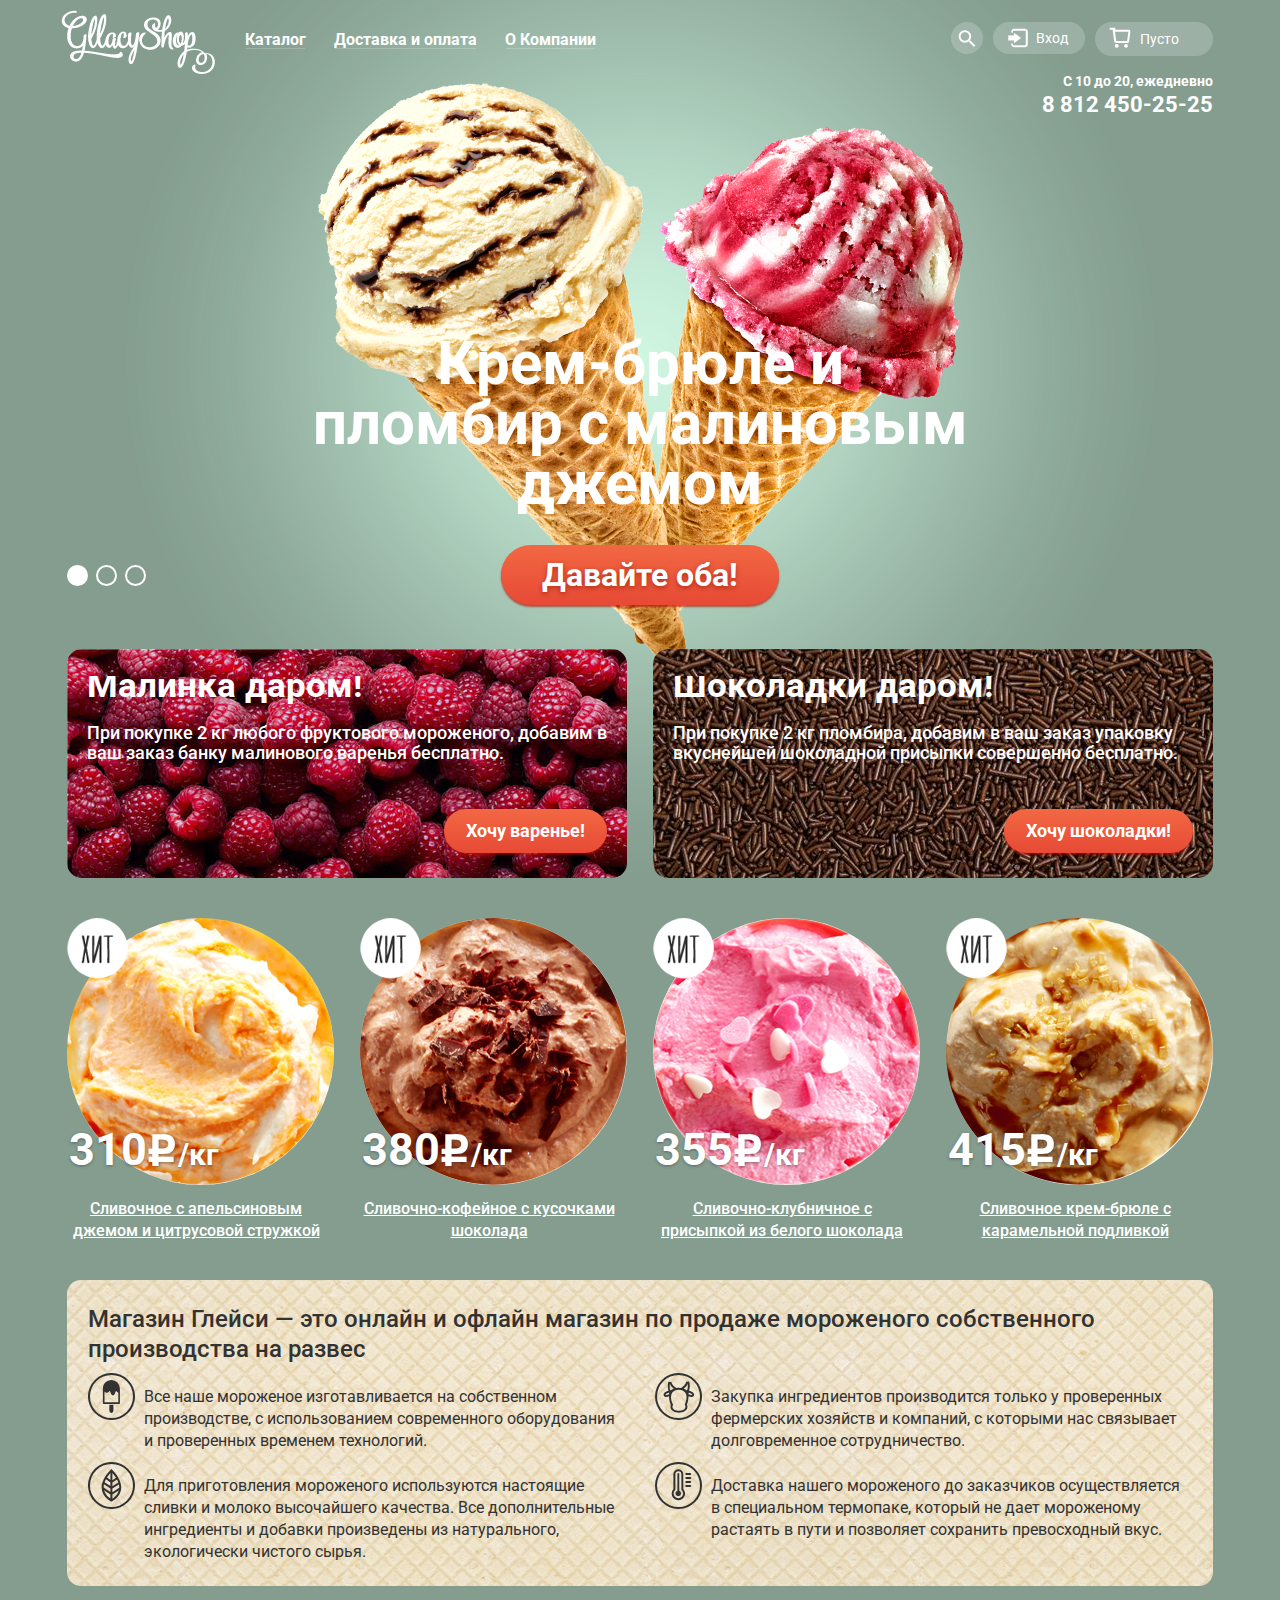
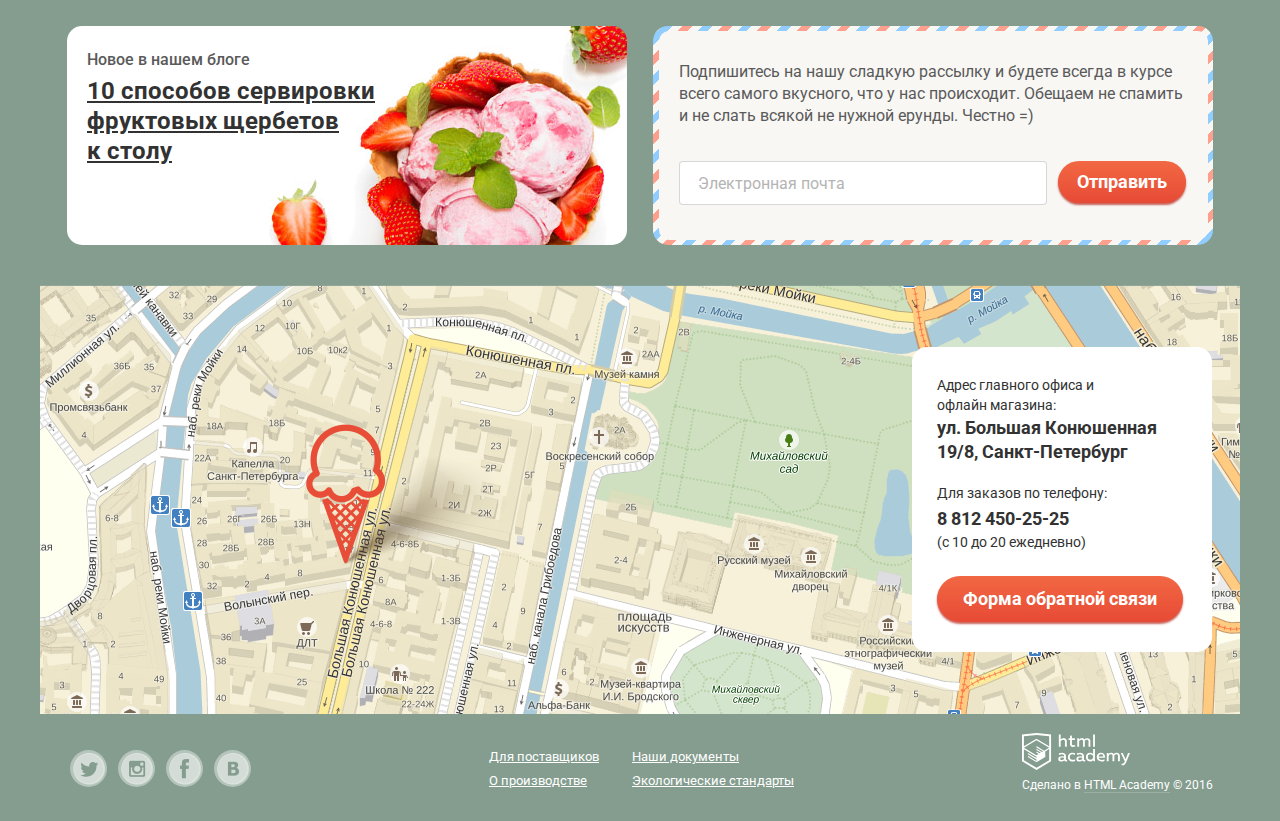
<file: index.html>
<!DOCTYPE html>

<html lang="ru">

<head>
  <meta charset="utf-8">
  <title>Gllacy - Главная</title>
  <link href="https://fonts.googleapis.com/css?family=Roboto:400,300,500,700,900&nbsp;subset=latin,cyrillic" rel="stylesheet" type="text/css">
  <link href="css/normalize.css" rel="stylesheet">
  <link href="css/style.css" rel="stylesheet">
</head>

<body>
  <input class="slider-radio" type="radio" id="btn-slider1" name="toggle" checked="">
  <input class="slider-radio" type="radio" id="btn-slider2" name="toggle">
  <input class="slider-radio" type="radio" id="btn-slider3" name="toggle">

  <div class="page-wrapper">

    <header class="page-header">

      <div class="wrapper">

        <div class="logo">
          <img src="img/logo.png" alt="Gllacy Shop" width="154" height="64">
        </div>

        <nav class="main-nav">

          <ul class="main-nav-list">

            <li class="main-nav-item">
              <a href="">Каталог</a>
              <ul class="main-nav-sub">
                <li><span>Новинки</span></li>
                <li class="main-nav-subitem"><a href="catalog.html">Сливочное</a></li>
                <li class="main-nav-subitem"><a href="">Щербеты</a></li>
                <li class="main-nav-subitem"><a href="">Фруктовый лед</a></li>
                <li class="main-nav-subitem"><a href="">Мелорин</a></li>
              </ul>
            </li>

            <li class="main-nav-item"><a href="">Доставка и оплата</a></li>

            <li class="main-nav-item"><a href="">О Компании</a></li>

          </ul>

        </nav>

        <div class="user">

          <form class="user-item" action="#" method="get">

            <a class="user-btn user-btn-search" href="#">Поиск</a>

            <fieldset class="user-item-search user-item-inner">
              <div class="input-wrap">
                <input class="input" type="text" id="user-search-field" name="search" required="">
                <label for="user-search-field">Что ищем?</label>
              </div>
            </fieldset>

          </form>

          <form class="user-item" action="#" method="post">

            <a class="user-btn user-btn-login" href="#">Вход</a>

            <fieldset class="user-item-login user-item-inner">
              <div class="input-wrap">
                <input class="input" type="email" id="user-email-field" name="email" required="">
                <label for="user-email-field">Электронная почта</label>
              </div>
              <div class="input-wrap">
                <input class="input" type="password" id="user-password-field" name="pass" required="">
                <label for="user-password-field">Пароль</label>
              </div>
              <input class="btn" type="submit" value="Войти" name="btn-login">
              <a href="#">Забыли пароль?</a>
              <a href="#">Новая регистрация</a>
            </fieldset>

          </form>

          <form class="user-item empty">

            <a class="user-btn user-btn-basket" href="#">Пусто</a>

            <fieldset class="user-item-basket user-item-inner">

              <table class="user-table">
                <tr>
                  <td>
                    <a class="user-table-delete" href="#" title="delete"></a>
                  </td>
                  <td>
                    <a class="user-table-link" href="#">
                      <img src="img/orange.png" width="34" height="34" alt=""> Пломбир с апельсиновым джемом
                    </a>
                  </td>
                  <td>1,5 кг <span class="user-table-price">х 200 руб.</span></td>
                  <td>300 руб.</td>
                </tr>

                <tr>
                  <td>
                    <a class="user-table-delete" href="#" title="delete"></a>
                  </td>
                  <td>
                    <a class="user-table-link" href="#">
                      <img src="img/strawberry.png" width="34" height="34" alt=""> Клубничный пломбир с присыпкой из белого шоколада
                    </a>
                  </td>
                  <td>1,5 кг <span class="user-table-price">х 300 руб.</span></td>
                  <td>450 руб.</td>
                </tr>

              </table>

              <div class="user-table-bill">Итого: 750 руб.</div>

              <input class="btn" type="submit" name="btn-basket" value="Оформить заказ">

            </fieldset>

          </form>

          <div class="user-info">
            С 10 до 20, ежедневно
            <strong>8 812 450-25-25</strong>
          </div>

        </div>

      </div>

    </header>

    <main class="content">

      <div class="wrapper">

        <div class="slider">

          <div class="slider-controls">
            <label for="btn-slider1"></label>
            <label for="btn-slider2"></label>
            <label for="btn-slider3"></label>
          </div>

          <div class="slider-item" id="slide-1">
            <h2>Крем-брюле и пломбир с малиновым джемом</h2>
            <a class="btn btn-large" href="#">Давайте оба!</a>
          </div>

          <div class="slider-item" id="slide-2">
            <h2>Шоколадный пломбир и лимонный сорбет</h2>
            <a class="btn btn-large" href="#">Давайте оба!</a>
          </div>

          <div class="slider-item" id="slide-3">
            <h2>Пломбир с помадкой и клубничный щербет</h2>
            <a class="btn btn-large" href="#">Давайте оба!</a>
          </div>

        </div>

        <div class="banner">

          <div class="banner-bonus banner-bonus-raspberry">
            <h2>Малинка даром!</h2>
            <p>При покупке 2 кг любого фруктового мороженого, добавим в ваш заказ банку малинового варенья бесплатно.</p>
            <a class="btn" href="#">Хочу варенье!</a>
          </div>

          <div class="banner-bonus banner-bonus-choco">
            <h2>Шоколадки даром!</h2>
            <p>При покупке 2 кг пломбира, добавим в ваш заказ упаковку вкуснейшей шоколадной присыпки совершенно бесплатно.</p>
            <a class="btn" href="#">Хочу шоколадки!</a>
          </div>

        </div>

        <div class="products">

          <div class="products-item hit">
            <div class="products-item-img">
              <img src="img/orange.jpg" width="267" height="267" alt="orange">
            </div>
            <div class="products-item-price">
              <span>310<span class="rub">р</span></span>/кг
            </div>
            <a class="products-item-title" href="#">Сливочное с апельсиновым джемом и цитрусовой стружкой</a>
            <a class="btn" href="#">Быстрый просмотр</a>
          </div>

          <div class="products-item hit">
            <div class="products-item-img">
              <img src="img/coffee.jpg" width="267" height="267" alt="coffee">
            </div>
            <div class="products-item-price"><span>380<span class="rub">р</span></span>/кг</div>
            <a class="products-item-title" href="#">Сливочно-кофейное с кусочками шоколада</a>
            <a class="btn" href="#">Быстрый просмотр</a>
          </div>

          <div class="products-item hit">
            <div class="products-item-img">
              <img src="img/strawberry.jpg" width="267" height="267" alt="strawberry">
            </div>
            <div class="products-item-price"><span>355<span class="rub">р</span></span>/кг</div>
            <a class="products-item-title" href="#">Сливочно-клубничное с присыпкой из белого шоколада</a>
            <a class="btn" href="#">Быстрый просмотр</a>
          </div>

          <div class="products-item hit">
            <div class="products-item-img">
              <img src="img/caramel.jpg" width="267" height="267" alt="caramel">
            </div>
            <div class="products-item-price"><span>415<span class="rub">р</span></span>/кг</div>
            <a class="products-item-title" href="#">Сливочное крем-брюле с карамельной подливкой</a>
            <a class="btn" href="#">Быстрый просмотр</a>
          </div>

        </div>

        <div class="about">
          <h2>Магазин Глейси — это онлайн и офлайн магазин по продаже мороженого собственного производства на развес</h2>
          <p class="about-item about-item-ice">Все наше мороженое изготавливается на собственном производстве, с использованием современного оборудования и проверенных временем технологий.</p>
          <p class="about-item about-item-cow">Закупка ингредиентов производится только у проверенных фермерских хозяйств и компаний, с которыми нас связывает долговременное сотрудничество.</p>
          <p class="about-item about-item-leaf">Для приготовления мороженого используются настоящие сливки и молоко высочайшего качества. Все дополнительные ингредиенты и добавки произведены из натурального, экологически чистого сырья.</p>
          <p class="about-item about-item-temperature">Доставка нашего мороженого до заказчиков осуществляется в специальном термопаке, который не дает мороженому растаять в пути и позволяет сохранить превосходный вкус.</p>
        </div>

        <div class="news">

          <div class="news-blog">
            <h2>Новое в нашем блоге</h2>
            <a href="#">10&nbsp;способов сервировки фруктовых щербетов к&nbsp;столу</a>
          </div>

          <div class="news-subscribe">
            <div class="news-subscribe-inner">
              <p>Подпишитесь на нашу сладкую рассылку и будете всегда в курсе всего самого вкусного, что у нас происходит. Обещаем не спамить и не слать всякой не нужной ерунды. Честно =)</p>
              <form action="#" method="post">
                <div class="input-wrap">
                  <input class="input" id="email-subscribe" type="email" name="email-subscribe" required="">
                  <label for="email-subscribe">Электронная почта</label>
                </div>
                <input class="btn" type="submit" value="Отправить" name="subscribe">
              </form>
            </div>
          </div>

        </div>

      </div>

      <div class="contacts">

        <div class="wrapper">

          <div class="contacts-info">
            <p>Адрес главного офиса и офлайн магазина:</p>
            <strong>ул. Большая Конюшенная 19/8, Санкт-Петербург</strong>
            <p> Для заказов по телефону: <a class="contacts-tel" href="tel:+78124502525">8 812 450-25-25</a> (с 10 до 20 ежедневно)</p>
            <a class="btn js-btn-form" href="">Форма обратной связи</a>
          </div>

        </div>

        <div class="contacts-map"></div>
        <iframe src="https://www.google.com/maps/embed?pb=!1m18!1m12!1m3!1d1998.5989424124054!2d30.32089461621127!3d59.9387968690478!2m3!1f0!2f0!3f0!3m2!1i1024!2i768!4f13.1!3m3!1m2!1s0x4696310fca5ba729%3A0xea9c53d4493c879f!2z0JHQvtC70YzRiNCw0Y8g0JrQvtC90Y7RiNC10L3QvdCw0Y8g0YPQuy4sIDE5LCDQodCw0L3QutGCLdCf0LXRgtC10YDQsdGD0YDQsywgMTkxMTg2!5e0!3m2!1sru!2sru!4v1472755145116"
                width="100%" height="430" frameborder="0" style="border:0" allowfullscreen></iframe>

      </div>

    </main>

    <footer class="page-footer">

      <div class="wrapper">

        <ul class="social">
          <li><a class="social-btn social-btn-twitter" href="#">twitter</a></li>
          <li><a class="social-btn social-btn-instagram" href="#">instagram</a></li>
          <li><a class="social-btn social-btn-facebook" href="#">facebook</a></li>
          <li><a class="social-btn social-btn-vk" href="#">vkontakte</a></li>
        </ul>

        <div class="page-footer-links">
          <a href="#">Для поставщиков</a>
          <a href="#">Наши документы</a>
          <a href="#">О производстве</a>
          <a href="#">Экологические стандарты</a>
        </div>

        <div class="page-footer-copyright">
          <a href="htmlacademy.ru">
            <img src="img/htmlacademy_logo.svg" width="108" height="37" alt="htmlacademy-logo">
          </a>
          <p>Сделано в <a href="https://htmlacademy.ru/">HTML Academy</a> ©&nbsp;2016</p>
        </div>

      </div>

    </footer>

    <div class="modal js-modal-feedback">
      <div class="modal-content">
        <form class="form-feedback clearfix" action="#" method="post">
          <p>Мы обязательно вам ответим!</p>
          <a class="form-feedback-close" href="#"></a>
          <div class="input-wrap">
            <input class="input" type="text" id="name-field" name="name-field" required>
            <label for="name-field">Как вас зовут?</label>
          </div>
          <div class="input-wrap">
            <input class="input" type="text" id="email-field" name="email-field" required>
            <label for="email-field">Ваша почта для ответа?</label>
          </div>
          <div class="textarea-wrap">
            <textarea id="text-area" name="area" required></textarea>
            <label for="text-area">Напишите что-нибудь...</label>
          </div>
          <input class="btn" type="submit" value="Отправить" name="feedback-btn">
        </form>
      </div>
    </div>

  </div>

  <script type="text/javascript" src="js/script.js"></script>

</body>

</html>
</file>
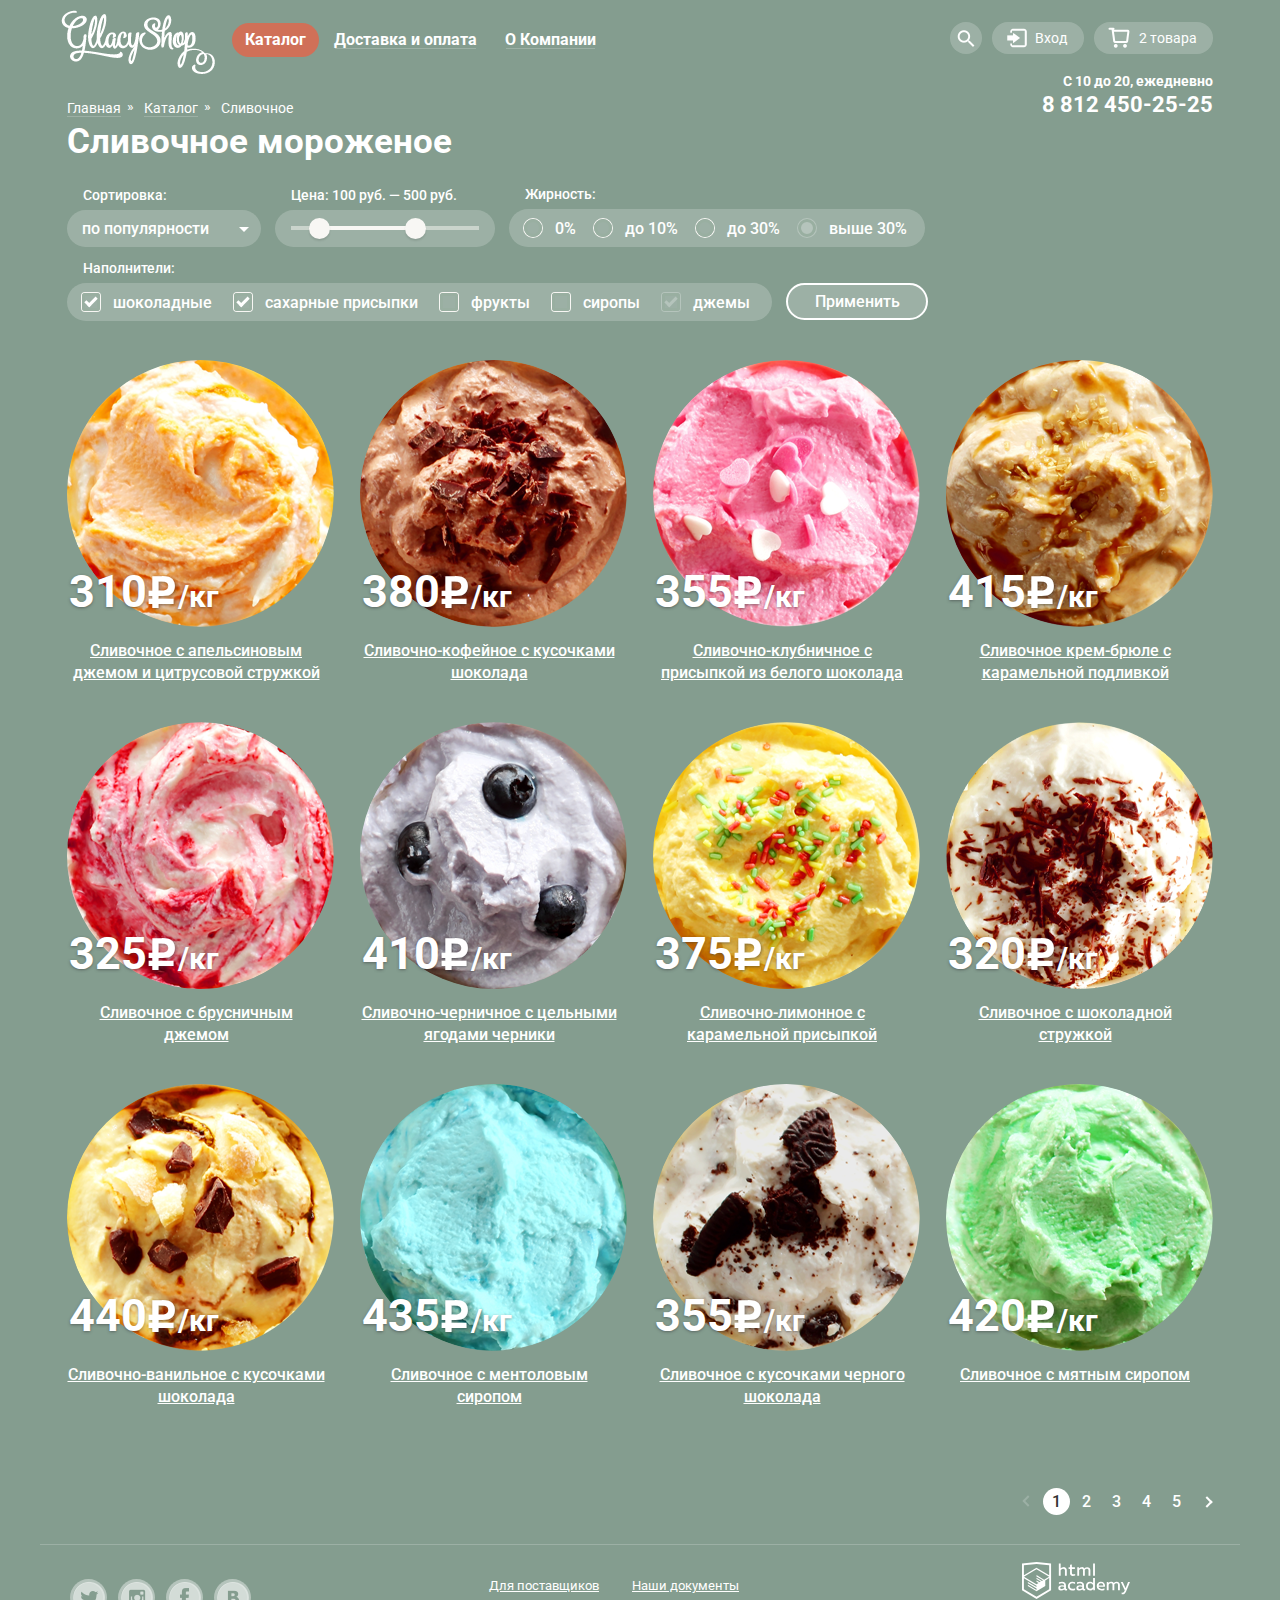
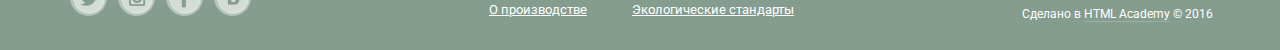
<file: catalog.html>
<!DOCTYPE html>

<html lang="ru">

<head>
  <meta charset="utf-8">
  <title>Gllacy - Каталог</title>
  <link href="https://fonts.googleapis.com/css?family=Roboto:400,300,500,700,900&nbsp;subset=latin,cyrillic" rel="stylesheet" type="text/css">
  <link href="css/normalize.css" rel="stylesheet">
  <link href="css/style.css" rel="stylesheet">
</head>

<body>

  <header class="page-header">

    <div class="wrapper">

      <a class="logo" href="index.html"><img src="img/logo.png" alt="Gllacy Shop" width="154" height="64"></a>

      <nav class="main-nav">

        <ul class="main-nav-list">

          <li class="main-nav-item active">
            <a href="">Каталог</a>
            <ul class="main-nav-sub">
              <li><span>Новинки</span></li>
              <li class="main-nav-subitem active"><a>Сливочное</a></li>
              <li class="main-nav-subitem"><a href="">Щербеты</a></li>
              <li class="main-nav-subitem"><a href="">Фруктовый лед</a></li>
              <li class="main-nav-subitem"><a href="">Мелорин</a></li>
            </ul>
          </li>

          <li class="main-nav-item"><a href="">Доставка и оплата</a></li>

          <li class="main-nav-item"><a href="">О Компании</a></li>

        </ul>

      </nav>

      <div class="user">

        <form class="user-item" action="#" method="get">

          <a class="user-btn user-btn-search" href="#">Поиск</a>

          <fieldset class="user-item-search user-item-inner">
            <input class="input" type="text" id="user-search-field" name="search" required="">
            <label for="user-search-field">Что ищем?</label>
          </fieldset>

        </form>

        <form class="user-item" action="#" method="post">

          <a class="user-btn user-btn-login" href="#">Вход</a>

          <fieldset class="user-item-login user-item-inner">
            <input class="input" type="email" id="user-email-field" name="email" required="">
            <label for="user-email-field">Электронная почта</label>
            <input class="input" type="password" id="user-password-field" name="pass" required="">
            <label for="user-password-field">Пароль</label>
            <input class="btn" type="submit" value="Войти" name="btn-login">
            <a href="#">Забыли пароль?</a>
            <a href="#">Новая регистрация</a>
          </fieldset>

        </form>

        <form class="user-item">

          <a class="user-btn user-btn-basket" href="#">2 товара</a>

          <fieldset class="user-item-basket user-item-inner">

            <table class="user-table">
              <tr>
                <td>
                  <a class="user-table-delete" href="#" title="delete"></a>
                </td>
                <td>
                  <a class="user-table-link" href="#">
                    <img src="img/orange.png" width="34" height="34" alt=""> Пломбир с апельсиновым джемом
                  </a>
                </td>
                <td>1,5 кг <span class="user-table-price">х 200 руб.</span></td>
                <td>300 руб.</td>
              </tr>

              <tr>
                <td>
                  <a class="user-table-delete" href="#" title="delete"></a>
                </td>
                <td>
                  <a class="user-table-link" href="#">
                    <img src="img/strawberry.png" width="34" height="34" alt="">
                    <span>Клубничный пломбир с присыпкой из белого шоколада</span>
                  </a>
                </td>
                <td>1,5 кг <span class="user-table-price">х 300 руб.</span></td>
                <td>450 руб.</td>
              </tr>

            </table>

            <div class="user-table-bill">Итого: 750 руб.</div>

            <input class="btn" type="submit" name="btn-basket" value="Оформить заказ">

          </fieldset>

        </form>

        <div class="user-info">
          С 10 до 20, ежедневно
          <strong>8 812 450-25-25</strong>
        </div>

      </div>

    </div>

  </header>


  <main class="content content-catalog">

    <div class="wrapper clearfix">

      <ul class="breadcrumbs">
        <li><a href="index.html">Главная</a></li>
        <li><a href="#">Каталог</a></li>
        <li><a>Сливочное</a></li>
      </ul>

      <h1>Сливочное мороженое</h1>

      <form class="filter" action="filter.html" method="post">

        <fieldset class="filter-item">
          <legend>Сортировка:</legend>
          <div class="filter-box select-wrap">
            <select name="sort" id="sort-id">
              <option value="popular">по популярности</option>
              <option value="cheap">сначала недорогие</option>
              <option value="expensive">сначала дорогие</option>
              <option value="fat">по жирности</option>
            </select>
          </div>
        </fieldset>

        <fieldset class="filter-item">
          <legend>Цена:
            <output name="less">100</output> руб. &mdash;
            <output name="more">500</output> руб.</legend>
          <div class="filter-box range-slider">
            <div class="range-slider-bar"></div>
            <div class="range-slider-toggle"></div>
            <div class="range-slider-toggle"></div>
          </div>
        </fieldset>

        <fieldset class="filter-item">
          <legend>Жирность:</legend>
          <div class="filter-box radio-wrap">
            <input type="radio" name="fatness" id="fat-1" value="fat1">
            <label for="fat-1">0%</label>
            <input type="radio" name="fatness" id="fat-2" value="fat2" checked>
            <label for="fat-2">до 10%</label>
            <input type="radio" name="fatness" id="fat-3" value="fat3">
            <label for="fat-3">до 30%</label>
            <input type="radio" name="fatness" id="fat-4" value="fat4" checked disabled>
            <label for="fat-4">выше 30%</label>
          </div>
        </fieldset>

        <fieldset class="filter-item filter-add">
          <legend>Наполнители:</legend>
          <div class="filter-box checkbox-wrap">
            <input type="checkbox" name="add" value="add1" id="add-1" checked>
            <label for="add-1">шоколадные</label>
            <input type="checkbox" name="add" value="add2" id="add-2" checked>
            <label for="add-2">сахарные присыпки</label>
            <input type="checkbox" name="add" value="add3" id="add-3">
            <label for="add-3">фрукты</label>
            <input type="checkbox" name="add" value="add4" id="add-4">
            <label for="add-4">сиропы</label>
            <input type="checkbox" name="add" value="add5" id="add-5" checked disabled>
            <label for="add-5">джемы</label>
          </div>
        </fieldset>

        <input class="filter-btn js-btn-filter" type="submit" value="Применить" name="filter-btn">

      </form>

      <div class="products">

        <div class="products-item">
          <div class="products-item-img">
            <img src="img/orange.png" width="267" height="267" alt="orange">
          </div>
          <div class="products-item-price"><span>310<span class="rub">р</span></span>/кг</div>
          <a class="products-item-title" href="#">Сливочное с апельсиновым джемом и цитрусовой стружкой</a>
          <a class="btn" href="#">Быстрый просмотр</a>
        </div>

        <div class="products-item">
          <div class="products-item-img">
            <img src="img/coffee.png" width="267" height="267" alt="coffee">
          </div>
          <div class="products-item-price"><span>380<span class="rub">р</span></span>/кг</div>
          <a class="products-item-title" href="#">Сливочно-кофейное с кусочками шоколада</a>
          <a class="btn" href="#">Быстрый просмотр</a>
        </div>

        <div class="products-item">
          <div class="products-item-img">
            <img src="img/strawberry.png" width="267" height="267" alt="strawberry">
          </div>
          <div class="products-item-price"><span>355<span class="rub">р</span></span>/кг</div>
          <a class="products-item-title" href="#">Сливочно-клубничное с присыпкой из белого шоколада</a>
          <a class="btn" href="#">Быстрый просмотр</a>
        </div>

        <div class="products-item">
          <div class="products-item-img">
            <img src="img/caramel.png" width="267" height="267" alt="caramel">
          </div>
          <div class="products-item-price"><span>415<span class="rub">р</span></span>/кг</div>
          <a class="products-item-title" href="#">Сливочное крем-брюле с карамельной подливкой</a>
          <a class="btn" href="#">Быстрый просмотр</a>
        </div>

        <div class="products-item">
          <div class="products-item-img">
            <img src="img/catalog/cowberry.png" width="267" height="267" alt="berry">
          </div>
          <div class="products-item-price"><span>325<span class="rub">р</span></span>/кг</div>
          <a class="products-item-title" href="#">Сливочное с брусничным джемом</a>
          <a class="btn" href="#">Быстрый просмотр</a>
        </div>

        <div class="products-item">
          <div class="products-item-img">
            <img src="img/catalog/blueberry.png" width="267" height="267" alt="caramel">
          </div>
          <div class="products-item-price"><span>410<span class="rub">р</span></span>/кг</div>
          <a class="products-item-title" href="#">Сливочно-черничное с цельными ягодами черники</a>
          <a class="btn" href="#">Быстрый просмотр</a>
        </div>

        <div class="products-item">
          <div class="products-item-img">
            <img src="img/catalog/lemon.png" width="267" height="267" alt="caramel">
          </div>
          <div class="products-item-price"><span>375<span class="rub">р</span></span>/кг</div>
          <a class="products-item-title" href="#">Сливочно-лимонное с карамельной присыпкой</a>
          <a class="btn" href="#">Быстрый просмотр</a>
        </div>

        <div class="products-item">
          <div class="products-item-img">
            <img src="img/catalog/choco.png" width="267" height="267" alt="caramel">
          </div>
          <div class="products-item-price"><span>320<span class="rub">р</span></span>/кг</div>
          <a class="products-item-title" href="#">Сливочное с шоколадной стружкой</a>
          <a class="btn" href="#">Быстрый просмотр</a>
        </div>

        <div class="products-item">
          <div class="products-item-img">
            <img src="img/catalog/vanilla.png" width="267" height="267" alt="caramel">
          </div>
          <div class="products-item-price"><span>440<span class="rub">р</span></span>/кг</div>
          <a class="products-item-title" href="#">Сливочно-ванильное с кусочками шоколада</a>
          <a class="btn" href="#">Быстрый просмотр</a>
        </div>

        <div class="products-item">
          <div class="products-item-img">
            <img src="img/catalog/menthol.png" width="267" height="267" alt="caramel">
          </div>
          <div class="products-item-price"><span>435<span class="rub">р</span></span>/кг</div>
          <a class="products-item-title" href="#">Сливочноe с ментоловым сиропом</a>
          <a class="btn" href="#">Быстрый просмотр</a>
        </div>

        <div class="products-item">
          <div class="products-item-img">
            <img src="img/catalog/black_choco.png" width="267" height="267" alt="caramel">
          </div>
          <div class="products-item-price"><span>355<span class="rub">р</span></span>/кг</div>
          <a class="products-item-title" href="#">Сливочное с кусочками черного шоколада</a>
          <a class="btn" href="#">Быстрый просмотр</a>
        </div>

        <div class="products-item">
          <div class="products-item-img">
            <img src="img/catalog/mint.png" width="267" height="267" alt="caramel">
          </div>
          <div class="products-item-price"><span>420<span class="rub">р</span></span>/кг</div>
          <a class="products-item-title" href="#">Сливочное с мятным сиропом</a>
          <a class="btn" href="#">Быстрый просмотр</a>
        </div>

      </div>

      <div class="paginator">
        <a class="paginator-control paginator-control-prev" href="#"></a>
        <a class="paginator-page active">1</a>
        <a class="paginator-page" href="#">2</a>
        <a class="paginator-page" href="#">3</a>
        <a class="paginator-page" href="#">4</a>
        <a class="paginator-page" href="#">5</a>
        <a class="paginator-control paginator-control-next" href="#"></a>
      </div>

    </div>

  </main>

  <footer class="page-footer page-footer-line">

    <div class="wrapper">

      <ul class="social">
        <li><a class="social-btn social-btn-twitter" href="#">twitter</a></li>
        <li><a class="social-btn social-btn-instagram" href="#">instagram</a></li>
        <li><a class="social-btn social-btn-facebook" href="#">facebook</a></li>
        <li><a class="social-btn social-btn-vk" href="#">vkontakte</a></li>
      </ul>

      <div class="page-footer-links">
        <a href="#">Для поставщиков</a>
        <a href="#">Наши документы</a>
        <a href="#">О производстве</a>
        <a href="#">Экологические стандарты</a>
      </div>

      <div class="page-footer-copyright">
        <a href="htmlacademy.ru">
          <img src="img/htmlacademy_logo.svg" width="108" height="37" alt="htmlacademy-logo">
        </a>
        <p>Сделано в <a href="https://htmlacademy.ru/">HTML Academy</a> ©&nbsp;2016</p>
      </div>

    </div>

  </footer>

  <script type="text/javascript" src="js/script.js"></script>

</body>


</html>
</file>
<file: css/style.css>
html
{
    box-sizing: border-box;
}
*,
*::before,
*::after
{
    box-sizing: inherit;
    margin: 0;
    padding: 0;
}
body
{
    font: 400 16px / 20px 'Roboto', 'Arial', sans-serif;

    min-width: 1200px;

    color: #fff;
    background: #849d8f;
}
a
{
    text-decoration: none;

    color: #fff;
}
strong
{
    font-size: 18px;
}
p
{
    margin: 0;
    padding: 0;
}
h1
{
    font-size: 35px;

    max-height: 33px;
    margin: 0;
    margin-bottom: 32px;
}
fieldset
{
    margin: 0;
    padding: 0;
}
input
{
    outline: 0;
}
.input,
textarea
{
    height: 44px;
    margin-bottom: 20px;
    padding-top: 9px;
    padding-right: 15px;
    padding-bottom: 9px;
    padding-left: 15px;

    color: #999;
    border: 1px solid rgba(178, 178, 178, .52);
    border-radius: 4px;
    outline: none;
    background-color: #fff;
}
textarea
{
    width: 100%;
    height: 156px;

    resize: none;
}
.input:hover,
textarea:hover,
.input:focus,
textarea:focus
{
    padding-top: 9px;
    padding-right: 14px;
    padding-bottom: 8px;
    padding-left: 14px;
}
.input:hover,
textarea:hover
{
    border: 2px solid rgba(178, 178, 178, .5);
}
.input:focus,
textarea:focus
{
    border: 2px solid rgba(46, 136, 228, .52);
}
.input:valid,
textarea:valid
{
    border: 1px solid rgba(178, 178, 178, .52);
}
.input + label,
textarea + label
{
    font-weight: 400;
    font-size: 16px;

    position: absolute;
    left: 19px;
    top: 13px;

    cursor: text;
    -webkit-transition-duration: .5s;
            transition-duration: .5s;
    -webkit-transition-property: font-size, -webkit-transform;
            transition-property: font-size, -webkit-transform;
            transition-property: transform, font-size;
            transition-property: transform, font-size, -webkit-transform;

    color: #b4b4b4;
}
.input:focus + label,
textarea:focus + label
{
    font-size: 11px;

    -webkit-transform: translateY(-31px);
            transform: translateY(-31px);

    color: #8fbdec;
}
.input:valid + label,
textarea:valid + label
{
    font-size: 11px;

    -webkit-transform: translateY(-31px);
            transform: translateY(-31px);

    color: #b4b4b4;
}
.input-wrap
{
    position: relative;

    display: inline-block;

    font-size: 0;

    vertical-align: top;
}
.textarea-wrap
{
    position: relative;
}
.content-catalog
{
    position: relative;
    top: -5px;
}
.content-catalog .products-item
{
    margin-bottom: 32px;
}
.btn
{
    font-weight: 700;
    font-size: 18px;

    display: inline-block;

    padding: 15px 25px;

    cursor: pointer;
    text-align: center;
    vertical-align: middle;
    text-decoration: none;

    color: #fff;
    border: 0;
    border-radius: 30px;
    outline: 0;
    background-color: #e74a35;
    background-image: -webkit-linear-gradient(to top, #e74a35 0%, #f26843 100%);
    background-image: -o-linear-gradient(to top, #e74a35 0%, #f26843 100%);
    background-image: linear-gradient(to top, #e74a35 0%, #f26843 100%);
    box-shadow: 0 2px 2px 0 rgba(172, 16, 0, .64);
    white-space: nowrap;
}
.btn-large
{
    font-size: 32px;

    padding: 20px 41px;

    border-radius: 50px;
    box-shadow: 0 2px 2px 0 rgba(172, 16, 0, .64);
    text-shadow: 0 2px 5px rgba(160, 32, 11, .76);
    white-space: nowrap;
}
.btn:hover
{
    background-image: -webkit-linear-gradient(to top, #ec6f5e, #f58669);
    background-image: -o-linear-gradient(to top, #ec6f5e, #f58669);
    background-image: linear-gradient(to top, #ec6f5e, #f58669);
    box-shadow: 0 2px 2px 0 #ac1000;
}
.btn:active
{
    background-image: -webkit-linear-gradient(to top, #e1613e, #d74632);
    background-image: -o-linear-gradient(to top, #e1613e, #d74632);
    background-image: linear-gradient(to top, #e1613e, #d74632);
    box-shadow: inset 0 2px 2px 0 #942718;
}
.wrapper
{
    position: relative;

    width: 1200px;
    margin: 0 auto;
    padding-right: 27px;
    padding-left: 27px;
}
.wrapper::after,
.clearfix::after
{
    display: table;
    clear: both;

    content: '';
}
.logo
{
    position: relative;

    float: left;

    width: 153px;
    margin-top: 10px;
    margin-right: 18px;
    margin-left: -6px;
}
.main-nav
{
    float: left;

    margin-top: 23px;
}
.main-nav ul
{
    list-style: none;
}
.main-nav > ul
{
    font-size: 0;
}
.main-nav-item
{
    font-weight: 700;
    font-size: 16px;

    position: relative;

    display: inline-block;

    margin-right: 2px;
    padding-bottom: 5px;

    vertical-align: top;
}
.main-nav-item > a
{
    font-weight: 700;

    display: block;

    padding: 7px 13px;

    color: #fff;
}
.main-nav-item.active > a
{
    cursor: default;
    text-decoration: none;

    border-radius: 2em;
    background-color: #d07058;
}
.main-nav-item:hover > a
{
    text-decoration: none;

    color: #333;
    border-radius: 2em;
    background-color: #f7f6f3;
}
.main-nav-item:active > a
{
    box-shadow: inset 0 2px 1px dimgrey;
    background-color: #d07058;
}
.main-nav-item::after
{
    position: absolute;
    top: 25px;
    left: 14px;
    right:14px;

    height: 1px;

    content: '';

    background: rgba(255, 255, 255, .2);
}
.main-nav-list .active::after
{
    display: none;
}
.main-nav-item:hover > .main-nav-item::after
{
    background: none;
}
.main-nav-sub
{
    font-weight: 400;
    font-size: 14px;

    position: absolute;
    z-index: 2;
    top: 100%;
    left: -7px;

    display: none;

    padding-bottom: 10px;

    border-radius: 5px;
    background-color: #f8f7f4;
    box-shadow: 0 20px 20px rgba(0, 0, 0, .4);
}
.main-nav-item:hover .main-nav-sub
{
    display: block;
}
.main-nav-sub span
{
    font-weight: 700;

    position: relative;

    display: block;

    margin: 0 6px 5px 5px;
    padding: 9px 15px;

    color: #323232;
    border-bottom: 1px solid rgba(0, 0, 0, .2);
}
.main-nav-sub a
{
    display: block;

    padding: 5px 20px;

    white-space: nowrap;
    text-decoration: none;

    color: #323232;
}
.main-nav-subitem:hover a
{
    background-color: #fbded7;
}
.main-nav-subitem:active a
{
    background-color: #f6b5a5;
}
.main-nav-subitem.active a
{
    color: #fff;
    background-color: #d07058;
}
.user
{
    float: right;
}
.user .input + label
{
  font-size: 14px;
}
.user-item
{
    position: relative;

    float: left;

    margin-top: 22px;
    margin-left: 10px;
    padding-bottom: 4px;
}
.user-item-inner
{
    position: absolute;
    z-index: 1;
    top: 100%;
    right: -2px;

    display: none;

    padding: 20px 15px 20px 18px;

    border-radius: 5px;
    background-color: #f8f7f4;
    box-shadow: 0 20px 20px 0 rgba(0, 0, 0, .4);
}
.user-item:not(.empty):hover .user-item-inner
{
    display: block;
}
.user-item:hover .user-btn-search
{
    background: white url('../img/sprite.png') no-repeat -4px -318px;
}
.user-item .input
{
    font-weight: 400;
    font-size: 14px;

    position: relative;

    width: 100%;
}
.user-item-search .input
{
    width: 311px;
    margin: 0;
}
.user-item-login a
{
    font-weight: 400;
    font-size: 13px;

    display: block;

    margin-bottom: 2px;

    text-decoration: underline;

    color: #000;
}
.user-item-login a:hover,
.user-item-login a:active
{
    color: #ffbc9e;
}
.user-item-login .input
{
    width: 242px;
}
.user-item-login .btn
{
    float: left;

    margin-right: 19px;
    padding: 11px 25px;
}
.user-item:hover .user-btn-login
{
    color: #323232;
    background: white url('../img/sprite.png') no-repeat 5px -225px;
}
.user-info
{
    font-weight: 700;
    font-size: 14px;
    line-height: 1.28;

    margin-top:73px;


    text-align: right;
}
.user-info strong
{
    font-weight: 700;
    font-size: 22px;

    display: block;
}
.user-btn
{
    font-weight: 400;
    font-size: 14px;

    display: block;

    border-radius: 30px;
}
.user-btn-search
{
    font-size: 0;

    display: block;

    width: 32px;
    height: 32px;

    background: rgba(255, 255, 255, .2) url('../img/sprite.png') no-repeat -4px -286px;
}
.user-btn-login
{
    padding: 6px 17px 6px 43px;

    background: rgba(255, 255, 255, .2) url('../img/sprite.png') no-repeat 5px -191px;
}
.user-btn-basket
{
    padding: 6px 16px 6px 45px;

    background: rgba(255, 255, 255, .2) url('../img/sprite.png') no-repeat 5px -382px;
}
.empty .user-btn-basket
{
    padding: 7px 34px 7px 45px;
}
.user-item:not(.empty):hover .user-btn-basket
{
    color: #323232;
    background: white url('../img/sprite.png') no-repeat 5px -416px;
}
.user-item-basket
{
    width: 540px;
    padding: 12px 12px 22px;

    text-align: right;

    color: black;
}
.user-table
{
    font-weight: 400;
    font-size: 13px;

    margin-bottom: 9px;
    padding-bottom: 11px;

    text-align: left;

    color: #333;
    border-bottom: 1px solid #cacac7;
}
.user-table-price
{
    color: #999;
}
.user-table td
{
    padding: 12px 8px 11px;
    line-height: 1.4;
}
.user-table td:nth-child(2)
{
    position: relative;

    padding-left: 46px;
}
.user-table td:nth-child(3)
{
    width: 111px;
    padding-left: 0;
    padding-right: 0;

    text-align: center;
}
.user-table td:nth-child(4)
{
    width: 88px;

    text-align: center;
}
.user-table-link
{
    color: #333;
    border-bottom: 1px solid rgba(0, 0, 0, .3);
    border-bottom: none;
}
.user-table-link:hover,
.user-table-link:active
{
    color: #ec593c;
    border-bottom: 1px solid rgba(236, 89, 60, .3);
}
.user-table-link span
{
  position: relative;
  top: 8px;
}
.user-table-delete
{
    font-size: 0;

    position: relative;

    display: block;

    width: 15px;
    height: 15px;

    cursor: pointer;

    border: 0;
    outline: 0;
    background: 0 0;
}
.user-table-delete::before
{
    -webkit-transform: rotate(45deg);
    transform: rotate(45deg);
}
.user-table-delete::after
{
    -webkit-transform: rotate(45deg);
    transform: rotate(-45deg);
}
.user-table-delete::after,
.user-table-delete::before
{
    position: absolute;
    top: 7px;
    left: 0;

    width: 14px;
    height: 1px;

    content: '';

    background-color: #000;
}
.user-table img
{
    position: absolute;
    top: 50%;
    left: 0;

    width: 34px;
    height: 34px;
    margin-top: -17px;

    border-radius: 50%;
}
.user-table-bill
{
    font-weight: 700;
    font-size: 15px;

    margin-bottom: 12px;
}
.user-item-basket .btn
{
    float: right;

    padding: 12px 16px;
}
.page-wrapper
{
    background: #849d8f;
}
.cart-field-price
{
    font-weight: 400;
    font-size: 15px;
}
.slider-radio[id='btn-slider1']:checked ~ .page-wrapper
{
    background: #849d8f url('../img/index/background-1.png') no-repeat center top;
}
.slider-radio[id='btn-slider2']:checked ~ .page-wrapper
{
    background: #8996a6 url('../img/index/background-2.png') no-repeat center top;
}
.slider-radio[id='btn-slider3']:checked ~ .page-wrapper
{
    background: #9d8b84 url('../img/index/background-3.png') no-repeat center top;
}
.slider
{
    position: relative;

    min-height: 530px;

    text-align: center;
}
.slider-radio
{
    display: none;
}
#btn-slider1:checked ~ .page-wrapper .slider-controls label[for=btn-slider1],
#btn-slider2:checked ~ .page-wrapper .slider-controls label[for=btn-slider2],
#btn-slider3:checked ~ .page-wrapper .slider-controls label[for=btn-slider3]
{
    background-color: #fff;
}
.slider-controls
{
    font-size: 0;

    position: absolute;
    z-index: 2;
    bottom: 63px;
    left: 0;
}
.slider-controls label
{
    font-size: 0;

    display: inline-block;

    width: 21px;
    height: 21px;
    margin-right: 8px;

    cursor: pointer;
    vertical-align: top;

    border: 2px solid #fff;
    border-radius: 50%;
}
.slider-controls label:hover
{
    background: rgba(255, 255, 255, 0.4);
}
#slide-1,
#slide-2,
#slide-3
{
    display: none;
}
#btn-slider1:checked ~ .page-wrapper #slide-1,
#btn-slider2:checked ~ .page-wrapper #slide-2,
#btn-slider3:checked ~ .page-wrapper #slide-3,
.slider-radio[id='btn-slider1']:checked ~ .page-wrapper #slide-1,
.slider-radio[id='btn-slider2']:checked ~ .page-wrapper #slide-2,
.slider-radio[id='btn-slider3']:checked ~ .page-wrapper #slide-3
{
    display: block;
}
.banner
{
    font-size: 0;

    position: relative;
    z-index: 1;

    margin-bottom: 34px;
}
.banner-bonus
{
    font-size: 0;

    display: inline-block;

    width: 560px;
    min-height: 229px;
    padding: 27px 20px 18px;

    vertical-align: top;

    border-radius: 15px;
}
.banner-bonus-raspberry
{
    margin-right: 26px;

    background: #c9385c url('../img/index/raspberry_background.jpg');
}
.banner-bonus-choco
{
    background: #502e23 url('../img/index/choco_background.jpg');
}
.banner-bonus h2
{
    font-weight: 700;
    font-size: 35px;

    overflow: hidden;

    height: 40px;
    margin: 0;
    margin-bottom: 7px;
    padding: 0;
}
.banner-bonus p
{
    font-weight: 500;
    font-size: 18px;

    overflow: hidden;

    max-height: 66px;
    margin-bottom: 46px;
}
.banner-bonus .btn
{
    float: right;

    padding: 12px 22px;
    white-space: nowrap;
}
.slider .btn
{
    position: absolute;
    bottom: 44px;
    left: 50%;
    white-space: nowrap;

    -webkit-transform: translateX(-50%);
    transform: translateX(-50%);
}
.slider h2
{
    font-weight: 700;
    font-size: 60px;
    line-height: 60px;

    position: absolute;
    bottom: 135px;
    left: 50%;

    width: 670px;

    -webkit-transform: translateX(-50%);
    transform: translateX(-50%);
}
.products
{
    margin-right: -13px;
    margin-left: -13px;
}
.products-item
{
    font-size: 0;

    position: relative;
    z-index: 1;

    display: inline-block;

    width: 289px;
    height: 330px;
    margin-bottom: 38px;
    padding: 6px 13px 0 13px;

    text-align: center;
    vertical-align: top;
}
.products-item:hover
{
    z-index: 2;
}
.products-item::before
{
    position: absolute;
    z-index: -1;
    top: 0;
    right: 0;
    left: 0;

    display: none;

    height: 405px;

    content: '';

    border-radius: 5px;
    background-color: rgba(255, 255, 255, .3);
    box-shadow: 0 20px 20px rgba(0, 0, 0, .4);
}
.products-item:hover::before
{
    display: block;
}
.products-item .btn
{
    position: absolute;
    bottom: -53px;
    left: 50%;

    display: none;

    padding: 13px 17px;
    white-space: nowrap;

    -webkit-transform: translateX(-50%);
    transform: translateX(-50%);
}
.products-item:hover .btn
{
    display: block;
}
.products-item:hover .products-item-title
{
    text-decoration: none;
}
.products-item-img
{
    overflow: hidden;

    width: 267px;
    height: 267px;
    margin-bottom: 13px;

    border-radius: 50%;
}
.hit::after
{
    position: absolute;
    top: 6px;
    left: 13px;

    width: 61px;
    height: 61px;

    content: '';

    background: url('../img/index/hit.png') no-repeat;
}
.products-item-price
{
    font-weight: 700;
    font-size: 30px;

    position: absolute;
    top: 228px;
    left: 15px;

    text-shadow: 0 1px 3px rgba(49, 50, 53, .5);
}
.products-item-price span
{
    font-weight: 700;
    font-size: 45px;
}
.products-item-price .rub
{
    width: 34px;
    height: 37px;
    padding: 0 3px;

    -webkit-user-select: none;
       -moz-user-select: none;
        -ms-user-select: none;

    color: transparent;
    background: url('../img/rub_icon.svg') no-repeat 0 10px;
    text-shadow: none;
}
.products-item-title
{
    font-weight: 500;
    font-size: 16px;
    line-height: 22px;

    display: block;

    max-width: 258px;
    min-height: 39px;

    text-align: center;
    vertical-align: middle;
    text-decoration: underline;
}
.products-item-title:hover
{
    text-decoration: none;
}
.about
{
    position: relative;

    margin-bottom: 40px;
    padding-top: 24px;
    padding-right: 21px;
    padding-bottom: 7px;
    padding-left: 21px;

    color: #323232;
    border-radius: 14px;
    background: #eae0c7 url('../img/index/seo_background.jpg');
}
.about h2
{
    font-weight: 500;
    font-size: 24px;
    line-height: 30px;

    margin: 0;
    margin-bottom: 15px;
    padding: 0;
}
.about-item
{
    line-height: 22px;

    position: relative;

    display: inline-block;

    width: 533px;
    margin-bottom: 16px;
    padding-top: 7px;
    padding-left: 56px;

    vertical-align: top;

    color: #323232;
}
.about-item-ice
{
    margin-right: 30px;
}
.about-item-leaf
{
    margin-right: 30px;
}


.about-item::before
{
    position: absolute;
    top: -6px;
    left: 0;

    width: 48px;
    height: 49px;

    content: '';

    background: #000;
}
.about-item-ice::before
{
    width: 49px;
    height: 49px;

    background: url('../img/index/icecream_icon.svg') no-repeat;
}
.about-item-cow::before
{
    width: 49px;
    height: 49px;

    background: url('../img/index/cow_icon.svg') no-repeat;
}
.about-item-leaf::before
{
    width: 49px;
    height: 49px;

    background: url('../img/index/leaf_icon.svg') no-repeat;
}
.about-item-temperature::before
{
    width: 49px;
    height: 49px;

    background: url('../img/index/temperature_icon.svg') no-repeat;
}
.news
{
    font-size: 0;

    margin-bottom: 40px;
}
.news-blog
{
    display: inline-block;

    width: 560px;
    margin-right: 26px;
    padding: 24px 20px;

    min-height: 219px;

    vertical-align: top;

    border-radius: 15px;
    background: #fff url('../img/index/blog_background.jpg') no-repeat -30px -220px;
}
.news-blog a
{
    font-weight: 700;
    font-size: 24px;
    line-height: 30px;

    display: block;
    overflow: hidden;

    max-width: 303px;
    max-height: 90px;

    text-decoration: underline;

    color: #323232;
}
.news-blog a:hover,
.news-blog a:active
{
    color: #ffbc9e;
}
.news-blog h2
{
    font-weight: 500;
    font-size: 16px;

    margin: 0;
    margin-bottom: 6px;

    color: #5a5a5a;
}
.news-subscribe
{
    font-size: 16px;

    position: relative;

    display: inline-block;

    width: 560px;
    padding: 5px;
    padding-right: 4px;
    padding-left: 6px;

    vertical-align: top;

    border-radius: 15px;
    background-color: #f8f7f4;
    background-image: -webkit-repeating-linear-gradient(315deg, #f8f7f4 0px, #f8f7f4 7px, #92cdff 7px, #92cdff 14px, #f8f7f4 14px, #f8f7f4 21px, #ffa08e 21px, #ffa08e 28px);
    background-image: -o-repeating-linear-gradient(315deg, #f8f7f4 0px, #f8f7f4 7px, #92cdff 7px, #92cdff 14px, #f8f7f4 14px, #f8f7f4 21px, #ffa08e 21px, #ffa08e 28px);
    background-image:         repeating-linear-gradient(135deg, #f8f7f4 0px, #f8f7f4 7px, #92cdff 7px, #92cdff 14px, #f8f7f4 14px, #f8f7f4 21px, #ffa08e 21px, #ffa08e 28px);
}
.news-subscribe-inner
{
    width: 549px;
    padding: 30px 20px 35px 20px;

    border-radius: 10px;
    background-color: #f8f7f4;
}
.news-subscribe-inner p
{
    line-height: 22px;

    margin-bottom: 34px;

    color: #5a5a5a;
}
.news-subscribe-inner .input
{
    width: 368px;
    margin: 0;
    margin-right: 7px;
}

.news-subscribe-inner .input + label
{
    font-size: 16px;
}

.news-subscribe-inner .btn
{
    padding: 11px 19px;
    white-space: nowrap;

    vertical-align: top;
}
.contacts
{
    position: relative;

    width: 100%;
    height: 430px;
}
.contacts-map
{
    position: relative;
    z-index: 1;

    width: 1200px;
    margin:auto;
    padding:auto;
    height: 430px;

    background: url('../img/map.png') no-repeat 0 0;
}
.contacts-map::before
{
    position: absolute;
    z-index: 1;
    top: 139px;
    left: 266px;

    width: 250px;
    height: 150px;

    content: '';

    background: url('../img/index/map_pin.png') no-repeat;
}
.contacts-info
{
    font-weight: 400;
    font-size: 14px;

    position: absolute;
    z-index: 4;
    right: 28px;

    max-width: 300px;
    margin-top: 62px;
    margin-bottom: 62px;
    padding: 28px 25px 30px;

    color: #323232;
    border-radius: 15px;
    background-color: #fff;
}
.contacts-info p
{
    display: block;

    width: 260px;
    margin-bottom: 24px;
}
.contacts-info p:nth-of-type(1)
{
    width: 159px;
    margin-bottom: 1px;
}
.contacts-info strong
{
    line-height: 24px;

    display: block;

    margin-bottom: 19px;
}
.contacts-tel
{
    font-weight: 700;
    font-size: 18px;

    display: block;

    margin-top: 6px;
    margin-bottom: 3px;

    color: #323232;
}
.contacts-info .btn
{
    padding: 13px 26px;
    white-space: nowrap;
}
.page-footer
{
    margin-bottom: 0;
    padding: 0;
}
.page-footer-line > .wrapper::before
{
    position: absolute;
    top: 0;
    left: 0;

    width: 1200px;
    height: 1px;
    padding-right: 27px;
    padding-left: 27px;

    content: '';

    background: rgba(255, 255, 255, .2);
}
.social
{
    font-size: 0;

    display: inline-block;

    margin-top: 32px;
    margin-right: 226px;
    margin-bottom: 30px;
    padding: 0;

    list-style: none;

    vertical-align: top;
}
.social li
{
    display: inline-block;

    margin-right: 5px;
    padding: 3px;

    vertical-align: top;
}
.social-btn
{
    position: relative;
    z-index: 1;

    display: block;

    width: 37px;
    height: 37px;
    margin: 0;
    padding: 0;

    opacity: .8;
    border: 3px solid rgba(255, 255, 255, .5);
    border-radius: 50%;
    background-clip: padding-box;
    box-shadow: inset 0 0 0 1px rgba(255, 255, 255, .5);
}
.social-btn:hover
{
    opacity: 1;
    border: 3px solid rgba(255, 255, 255, .7);
    box-shadow: 0 0 0 1px #dbe3de;
}
.social-btn:active
{
    opacity: .8;
    border: 3px solid rgba(255, 255, 255, .7);
    box-shadow: inset 0 2px 3px 0 #989998;
}
.social-btn-twitter
{
    background: url('../img/sprite.png') no-repeat -4px -104px;
}
.social-btn-instagram
{
    background: url('../img/sprite.png') no-repeat -4px -57px;
}
.social-btn-facebook
{
    background: url('../img/sprite.png') no-repeat -4px -10px;
}
.social-btn-vk
{
    background: url('../img/sprite.png') no-repeat -4px -151px;
}
.page-footer-links
{
    font-size: 0;

    position: relative;

    display: inline-block;

    width: 360px;
    margin: 0;
    padding-top: 34px;
    padding-bottom: 25px;

    vertical-align: top;
}
.page-footer-links a
{
    font-weight: 400;
    font-size: 13px;
    line-height: 1.2;

    position: relative;

    float: left;

    min-width: 143px;
    margin-bottom: 8px;

    text-decoration: underline;
}
.page-footer-links a:hover::before
{
    position: absolute;
    top: 1px;
    left: -20px;

    width: 15px;
    height: 13px;

    content: '';

    background: url('../img/heart_icon.svg') no-repeat 0 0;
}
.page-footer-links a:hover,
.page-footer-links a:active
{
    font-weight: 700;
}
.page-footer-copyright
{
    float: right;

    padding-top: 18px;
    padding-bottom: 26px;
}
.page-footer-copyright p
{
    font-weight: 400;
    font-size: 12px;
}
.page-footer-copyright a
{
    text-decoration: none;

    color: #fff;
    border-bottom: 1px solid rgba(255, 255, 255, .2);
}
.page-footer-copyright > a
{
    border-bottom: 0;
}
.page-footer-copyright a:hover,
.page-footer-copyright a:active
{
    color: #ffbc9e;
    border-bottom: 1px solid #a7a294;
}
.page-footer-copyright > a:hover,
.page-footer-copyright > a:active
{
    opacity: .7;
    border-bottom: 0;
}
.breadcrumbs
{
    margin: 0;
    margin-top: -16px;
    margin-bottom: 14px;
    padding: 0;
}
.breadcrumbs li
{
    font-weight: 400;
    font-size: 14px;

    position: relative;

    display: inline-block;

    padding: 0 19px 0 0;

    vertical-align: top;
}
.breadcrumbs li:not(:last-child)::after
{
    position: absolute;
    top: -2px;
    right: 6px;

    display: block;

    content: '\00BB';
}
.breadcrumbs a
{
    text-decoration: none;

    color: #fff;
    border-bottom: 1px solid rgba(255, 255, 255, .2);
}
.breadcrumbs a:hover,
.breadcrumbs a:active
{
    color: #ffbc9e;
    border-bottom: 1px solid #a7a294;
}
.breadcrumbs li:last-child > a
{
    border:none;
}
.breadcrumbs li:last-child > a:hover
{
    color: #fff;
}
.filter
{
    font-size: 0;

    margin-bottom: 22px;
}
.filter-item
{
    display: inline-block;

    margin: 0 14px 11px 0;
    padding-left: 0;

    vertical-align: bottom;

    border: 0;
}
.filter legend
{
    font-weight: 500;
    font-size: 14px;

    margin-bottom: 5px;
    padding-left: 16px;
}
.filter label,
.filter option,
.filter select
{
    font-weight: 500;
    font-size: 16px;
}
.filter-item select
{
    width: 194px;
    height: 37px;
    padding-right: 15px;
    padding-left: 15px;

    color: #fff;
    border: 0;
    border-radius: 40px;
    outline: none;
    background: transparent;

        -ms-appearance: none;
    -webkit-appearance: none;
       -moz-appearance: none;
            appearance: none;
}
.filter-item select:hover
{
    cursor: pointer;

    color: #323232;
    background-color: #fff;
}
.filter-item option
{
    color: #323232;
}
.select-wrap::after
{
    position: absolute;
    top: 45%;
    right: 6%;

    content: '';
    cursor: pointer;
    pointer-events: none;

    border: 5px solid transparent;
    border-top-color: #fff;
}
.select-wrap:hover::after,
.select-wrap:focus::after
{
    border-top-color: #000;
}
.range-slider
{
    position: relative;

    width: 220px;
    height: 37px;
    padding: 16px;
}
.range-slider-bar
{
    width: 188px;
    height: 4px;

    background-color: rgba(248, 247, 244, .5);
}
.range-slider-bar::before
{
    display: block;

    width: 107px;
    height: 4px;
    margin-left: 22px;

    content: '';

    background: #f8f7f4;
}
.range-slider-toggle
{
    position: absolute;
    top: 8px;

    width: 21px;
    height: 21px;

    cursor: pointer;

    border-radius: 50%;
    background-color: #f8f7f4;
    box-shadow: 0 2px 2px 0 rgba(0, 0, 0, .1);
}
.range-slider-toggle:nth-child(2)
{
    left: 34px;
}
.range-slider-toggle:nth-child(3)
{
    left: 130px;
}
.filter-box
{
    position: relative;

    overflow: hidden;

    border-radius: 40px;
    background-color: rgba(255, 255, 255, .2);
}
.radio-wrap
{
    padding: 10px 0 3px 15px;
}
.checkbox-wrap
{
    padding: 10px 0 3px 15px;
}
.radio-wrap label,
.checkbox-wrap label
{
    margin-top: 10px;
}
input[type='radio'],
input[type='checkbox']
{
    display: none;
}
input[type='checkbox'] + label,
input[type='radio'] + label
{
    position: relative;

    margin-right: 22px;

    cursor: pointer;
    -webkit-user-select: none;
            user-select: none;
}
input[type='radio'] + label
{
    margin-right: 18px;
}
input[type='radio'] + label::before,
input[type='checkbox'] + label::before
{
    position: relative;
    top: -7px;

    display: inline-block;

    box-sizing: content-box;
    width: 12px;
    height: 12px;
    margin-right: 13px;

    content: '';
    cursor: pointer;
    vertical-align: bottom;

    border: 3px solid #99afa1;
    box-shadow: 0 0 0 1px #f8f7f4;
}
input[type='radio'] + label::before
{
    margin-right: 13px;

    border-radius: 50%;
}
input[type='radio']:checked + label::before
{
    background: #f8f7f4;
}
input[type='radio'] + label:hover::before,
input[type='checkbox'] + label:hover::before
{
    box-shadow: 0 0 0 2px #f8f7f4;
}
input[type='radio']:disabled + label::before
{
    background: #b5c4bc;
    box-shadow: 0 0 0 1px #b5c4bc;
}
input[type='checkbox'] + label::before
{
    border-radius: 3px;
}
input[type='checkbox']:checked + label::after
{
    position: absolute;
    top: 4px;
    left: 3px;

    width: 12px;
    height: 7px;

    content: '';
    -webkit-transform: rotate(-45deg);
            transform: rotate(-45deg);

    border: 3px solid #fff;
    border-top: 0;
    border-right: 0;
}
input[type='checkbox']:disabled + label::before
{
    box-shadow: 0 0 0 1px #b5c4bc;
}
input[type='checkbox']:disabled + label::after
{
    border-color: #b5c4bc;
}
.filter-btn
{
    font-weight: 500;
    font-size: 16px;

    width: 142px;
    height: 37px;
    margin-bottom: 12px;

    cursor: pointer;

    color: #fff;
    border: 2px solid #fff;
    border-radius: 40px;
    background-color: rgba(255, 255, 255, .2);
}
.filter-btn:hover
{
    color: #323232;
    background-color: #fff;
}
.filter-btn:active
{
    border: 0;
    background-color: #ededed;
    box-shadow: inset 0 2px 3px 0 #6c6c6c;
}
.paginator
{
    font-weight: 500;

    font-size: 0;

    margin-top: 48px;
    margin-bottom: 24px;

    text-align: right;

    color: #fff;
}
.paginator-page
{
    display: inline-block;

    font-size: 16px;

    width: 27px;
    height: 27px;
    padding-top: 4px;
    margin-right: 3px;

    text-align: center;
    vertical-align: top;
    text-decoration: none;

    color: #fff;
    border-radius: 50%;
}
.paginator-page:hover
{
    color: #fff;
    background-color: rgba(255, 255, 255, .2);
}
.paginator .active,
.paginator-page:active
{
    width: 27px;
    height: 27px;

    color: #323232;
    border-radius: 50%;
    background-color: #fff;
}
.paginator-control
{
    font-size: 0;

    position: relative;

    display: inline-block;

    width: 20px;
    height: 27px;

    vertical-align: top;
}
.paginator-control-prev::before,
.paginator-control-next::before
{
    position: absolute;

    display: block;

    width: 8px;
    height: 8px;

    content: '';
    -webkit-transform: rotate(-45deg);
            transform: rotate(-45deg);

    border: 2px solid rgba(255, 255, 255, .2);
    border-right: 0;
    border-bottom: 0;
}
.paginator-control-next::before
{
    top: 10px;
    left: 10px;

    -webkit-transform: rotate(135deg);
            transform: rotate(135deg);

    border-color: #fff;
}
.paginator-control-prev::before
{
    top: 9px;
    left: 1px;
}
.modal
{
    position: fixed;
    z-index: 1000;
    top: 0;
    left: 0;

    display: none;

    width: 100%;
    height: 100%;

    background: rgba(0, 0, 0, .5);
}
.modal-content
{
    position: relative;
    top: 50%;
    left: 50%;

    display: block;

    width: 478px;
    height: 443px;
    padding: 20px 25px 27px;

    -webkit-transform: translate(-50%, -50%);
            transform: translate(-50%, -50%);

    border-radius: 10px;
    background-color: #f8f7f4;
}
.shake
{
    display: block;

    -webkit-animation: shake 1s;
            animation: shake 1s;
}

.form-feedback p
{
    font-weight: 500;
    font-size: 24px;

    margin: 0 0 24px;

    color: #323232;
}
.form-feedback-close
{
    position: absolute;
    top: 16px;
    right: 16px;

    display: block;

    width: 18px;
    height: 18px;
}
.form-feedback-close::before,
.form-feedback-close::after
{
    position: absolute;
    top: 8px;
    left: -2px;

    display: block;

    width: 22px;
    height: 2px;

    content: '';

    background-color: #000;
}
.form-feedback-close::before
{
    -webkit-transform: rotate(45deg);
            transform: rotate(45deg);
}
.form-feedback-close::after
{
    -webkit-transform: rotate(-45deg);
            transform: rotate(-45deg);
}
.form-feedback .input
{
    width: 267px;
}
.form-feedback .btn
{
    float: right;

    padding: 11px 22px;
    white-space: nowrap;
}
iframe
{
    position: absolute;
    z-index: 2;
    top: 0;

    border: 0;
}
@-webkit-keyframes shake
{
    0%
    {
      -webkit-transform: translate(-50%, -50%);
              transform: translate(-50%, -50%);
        -webkit-transform: translateY(-50px);
                transform: translateY(-50px);
    }
    15%
    {
        -webkit-transform: translateY(55px);
                transform: translateY(55px);
    }
    30%
    {
        -webkit-transform: translateY(-5px);
                transform: translateY(-5px);
    }
    50%
    {
        -webkit-transform: translateY(3px);
                transform: translateY(3px);
    }
    65%
    {
        -webkit-transform: translateY(-3px);
                transform: translateY(-3px);
    }
    80%
    {
        -webkit-transform: translateY(2px);
                transform: translateY(2px);
    }
    100%
    {
        -webkit-transform: translateY(0);
                transform: translateY(0);
    }
}
@keyframes shake
{
    0%
    {
        -webkit-transform: translateY(-30px);
                transform: translateY(-30px);
    }
    15%
    {
        -webkit-transform: translateY(35px);
                transform: translateY(35px);
    }
    30%
    {
        -webkit-transform: translateY(-15px);
                transform: translateY(-15px);
    }
    50%
    {
        -webkit-transform: translateY(13px);
                transform: translateY(13px);
    }
    65%
    {
        -webkit-transform: translateY(-3px);
                transform: translateY(-3px);
    }
    80%
    {
        -webkit-transform: translateY(2px);
                transform: translateY(2px);
    }
    100%
    {
        -webkit-transform: translateY(0);
                transform: translateY(0);
    }
}
</file>
